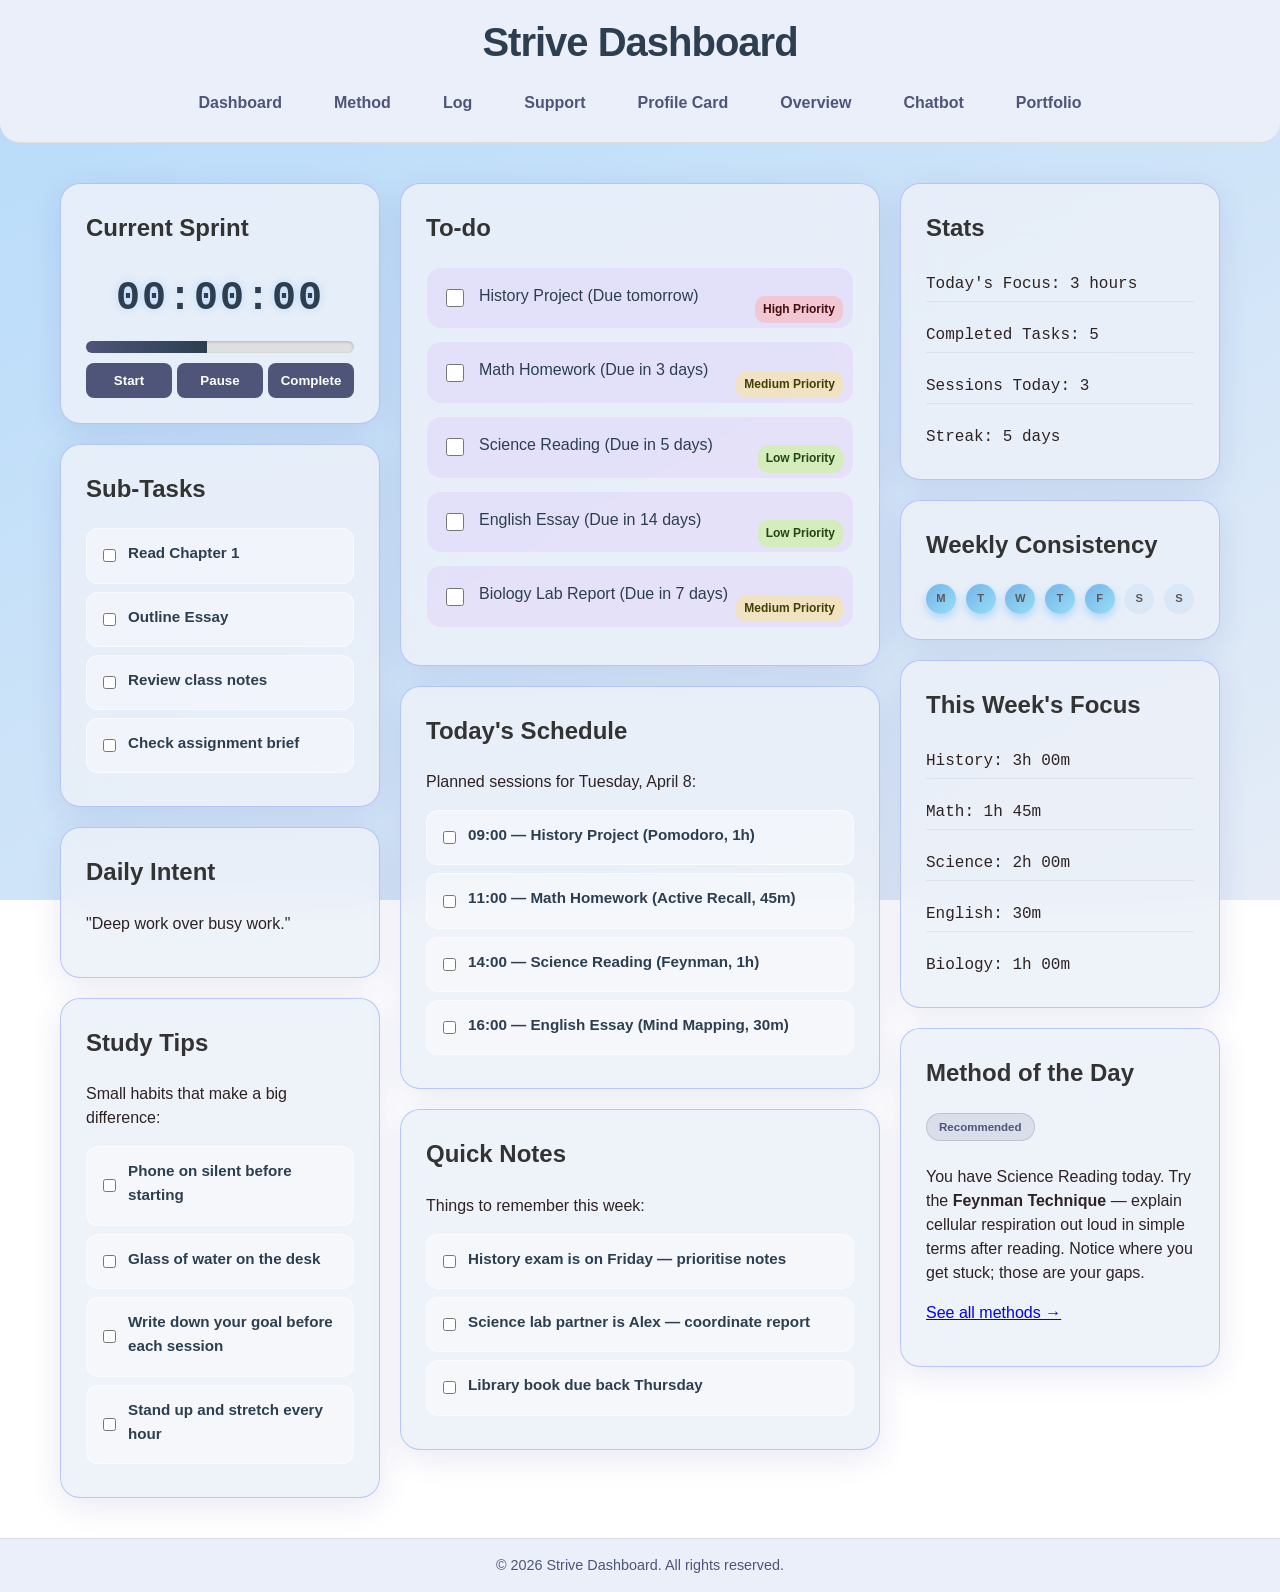
<file: index.html>
<!DOCTYPE HTML>
<html lang="en">
    <head>
        <meta charset="UTF-8">
        <meta name="viewport" content="width=device-width, initial-scale=1.0">
        <title>Strive Dashboard</title>
        <link rel="stylesheet" href="styles.css">
    </head>

    <body>
        <a href="#main-content" class="skip-link">Skip to main content</a>
        <header>
            <h1>Strive Dashboard</h1>
            <nav>
                <ul>
                    <li><a href="index.html">Dashboard</a></li>
                    <li><a href="methods.html">Method</a></li>
                    <li><a href="log.html">Log</a></li>
                    <li><a href="support.html">Support</a></li>
                    <li><a href="card.html">Profile Card</a></li>
                    <li><a href="overview.html">Overview</a></li>
                    <li><a href="chatbot.html">Chatbot</a></li>
                    <li><a href="portfolio.html">Portfolio</a></li>
                </ul>
            </nav>
        </header>

        <main id="main-content" class="dashboard-container">

            <div class="left-col">

                <section class="card timer-card">
                    <h2>Current Sprint</h2>
                    <div class="timer-display">00:00:00</div>
                    <div class="progress-container">
                        <div class="progress-fill" style="width: 45%;"></div>
                    </div>
                    <div class="controls">
                        <button>Start</button>
                        <button>Pause</button>
                        <button>Complete</button>
                    </div>
                </section>

                <section class="card tasks-card">
                    <h2>Sub-Tasks</h2>
                    <div class="sub-task">
                        <input type="checkbox" id="sub1">
                        <label for="sub1">Read Chapter 1</label>
                    </div>
                    <div class="sub-task">
                        <input type="checkbox" id="sub2">
                        <label for="sub2">Outline Essay</label>
                    </div>
                    <div class="sub-task">
                        <input type="checkbox" id="sub3">
                        <label for="sub3">Review class notes</label>
                    </div>
                    <div class="sub-task">
                        <input type="checkbox" id="sub4">
                        <label for="sub4">Check assignment brief</label>
                    </div>
                </section>

                <section class="card goal-card">
                    <h2>Daily Intent</h2>
                    <p>"Deep work over busy work."</p>
                </section>

                <section class="card">
                    <h2>Study Tips</h2>
                    <p>Small habits that make a big difference:</p>
                    <div class="sub-task">
                        <input type="checkbox" id="tip1">
                        <label for="tip1">Phone on silent before starting</label>
                    </div>
                    <div class="sub-task">
                        <input type="checkbox" id="tip2">
                        <label for="tip2">Glass of water on the desk</label>
                    </div>
                    <div class="sub-task">
                        <input type="checkbox" id="tip3">
                        <label for="tip3">Write down your goal before each session</label>
                    </div>
                    <div class="sub-task">
                        <input type="checkbox" id="tip4">
                        <label for="tip4">Stand up and stretch every hour</label>
                    </div>
                </section>

            </div>

            <div class="center-col">

                <section class="card todo-card">
                    <h2>To-do</h2>
                    <div class="task-item">
                        <input type="checkbox" id="task1">
                        <label for="task1">History Project (Due tomorrow)</label>
                        <span class="priority-high">High Priority</span>
                    </div>
                    <div class="task-item">
                        <input type="checkbox" id="task2">
                        <label for="task2">Math Homework (Due in 3 days)</label>
                        <span class="priority-medium">Medium Priority</span>
                    </div>
                    <div class="task-item">
                        <input type="checkbox" id="task3">
                        <label for="task3">Science Reading (Due in 5 days)</label>
                        <span class="priority-low">Low Priority</span>
                    </div>
                    <div class="task-item">
                        <input type="checkbox" id="task4">
                        <label for="task4">English Essay (Due in 14 days)</label>
                        <span class="priority-low">Low Priority</span>
                    </div>
                    <div class="task-item">
                        <input type="checkbox" id="task5">
                        <label for="task5">Biology Lab Report (Due in 7 days)</label>
                        <span class="priority-medium">Medium Priority</span>
                    </div>
                </section>

                <section class="card">
                    <h2>Today's Schedule</h2>
                    <p>Planned sessions for Tuesday, April 8:</p>
                    <div class="sub-task">
                        <input type="checkbox" id="sch1">
                        <label for="sch1">09:00 — History Project (Pomodoro, 1h)</label>
                    </div>
                    <div class="sub-task">
                        <input type="checkbox" id="sch2">
                        <label for="sch2">11:00 — Math Homework (Active Recall, 45m)</label>
                    </div>
                    <div class="sub-task">
                        <input type="checkbox" id="sch3">
                        <label for="sch3">14:00 — Science Reading (Feynman, 1h)</label>
                    </div>
                    <div class="sub-task">
                        <input type="checkbox" id="sch4">
                        <label for="sch4">16:00 — English Essay (Mind Mapping, 30m)</label>
                    </div>
                </section>

                <section class="card">
                    <h2>Quick Notes</h2>
                    <p>Things to remember this week:</p>
                    <div class="sub-task">
                        <input type="checkbox" id="note1">
                        <label for="note1">History exam is on Friday — prioritise notes</label>
                    </div>
                    <div class="sub-task">
                        <input type="checkbox" id="note2">
                        <label for="note2">Science lab partner is Alex — coordinate report</label>
                    </div>
                    <div class="sub-task">
                        <input type="checkbox" id="note3">
                        <label for="note3">Library book due back Thursday</label>
                    </div>
                </section>

            </div>

            <div class="right-col">

                <div class="card stats-card">
                    <h2>Stats</h2>
                    <p>Today's Focus: 3 hours</p>
                    <p>Completed Tasks: 5</p>
                    <p>Sessions Today: 3</p>
                    <p>Streak: 5 days</p>
                </div>

                <div class="card streak-card">
                    <h2>Weekly Consistency</h2>
                    <div class="streak-row">
                        <span class="day active" title="Mon">M</span>
                        <span class="day active" title="Tue">T</span>
                        <span class="day active" title="Wed">W</span>
                        <span class="day active" title="Thu">T</span>
                        <span class="day active" title="Fri">F</span>
                        <span class="day" title="Sat">S</span>
                        <span class="day" title="Sun">S</span>
                    </div>
                </div>

                <section class="card stats-card">
                    <h2>This Week's Focus</h2>
                    <p>History: 3h 00m</p>
                    <p>Math: 1h 45m</p>
                    <p>Science: 2h 00m</p>
                    <p>English: 30m</p>
                    <p>Biology: 1h 00m</p>
                </section>

                <section class="card">
                    <h2>Method of the Day</h2>
                    <span class="method-badge">Recommended</span>
                    <p>You have Science Reading today. Try the <strong>Feynman Technique</strong> — explain cellular respiration out loud in simple terms after reading. Notice where you get stuck; those are your gaps.</p>
                    <p><a href="methods.html">See all methods →</a></p>
                </section>

            </div>

        </main>

        <footer>
            <div class="footer-content">
                <p>&copy; 2026 Strive Dashboard. All rights reserved.</p>
            </div>
        </footer>
    </body>
</html>
</file>
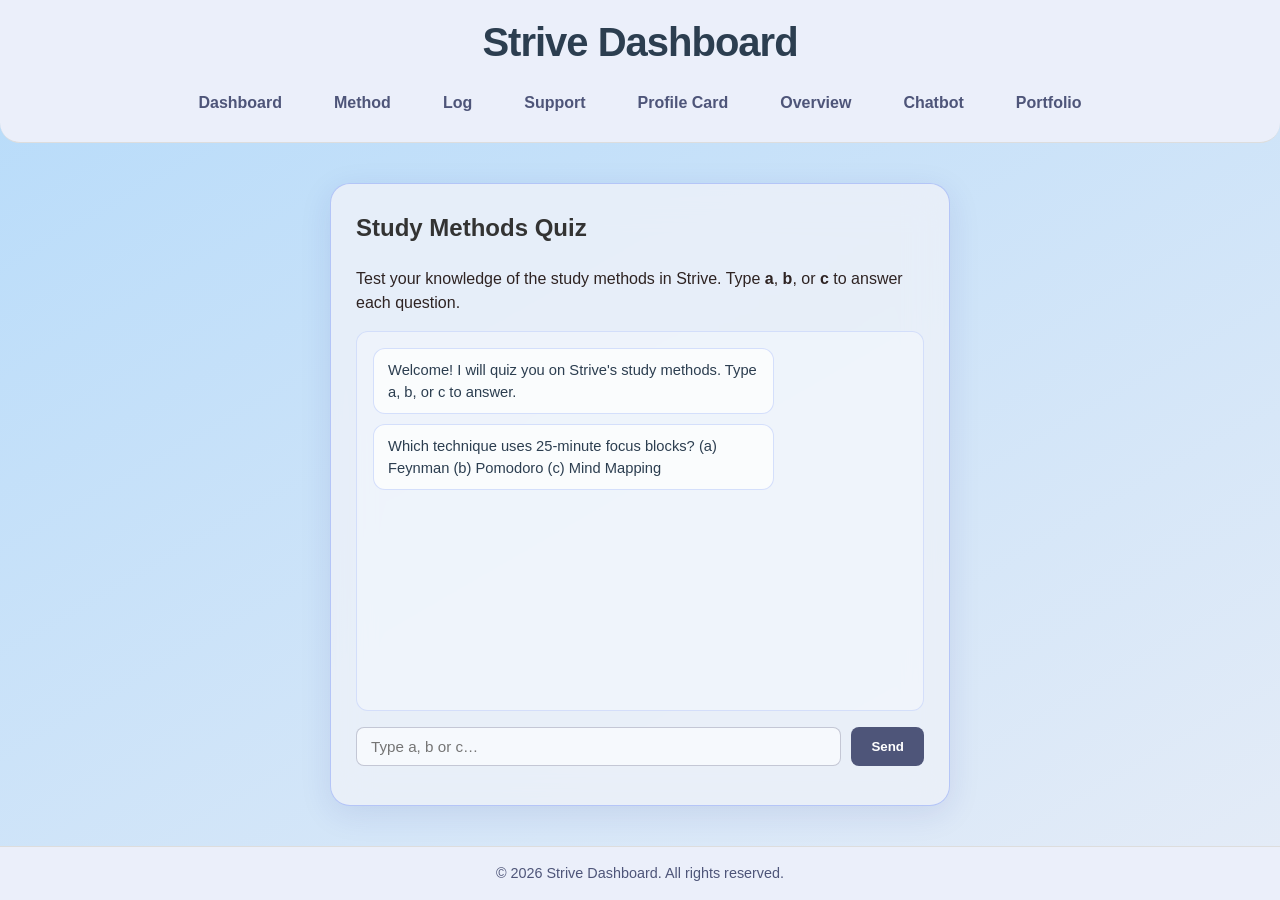
<file: chatbot.html>
<!DOCTYPE html>
<html lang="en">
    <head>
        <meta charset="UTF-8">
        <meta name="viewport" content="width=device-width, initial-scale=1.0">
        <title>Strive - Chatbot</title>
        <link rel="stylesheet" href="styles.css">
        <link rel="stylesheet" href="chatbot.css">
    </head>

    <body>
        <a href="#main-content" class="skip-link">Skip to main content</a>
        <header>
            <h1>Strive Dashboard</h1>
            <nav>
                <ul>
                    <li><a href="index.html">Dashboard</a></li>
                    <li><a href="methods.html">Method</a></li>
                    <li><a href="log.html">Log</a></li>
                    <li><a href="support.html">Support</a></li>
                    <li><a href="card.html">Profile Card</a></li>
                    <li><a href="overview.html">Overview</a></li>
                    <li><a href="chatbot.html">Chatbot</a></li>
                    <li><a href="portfolio.html">Portfolio</a></li>
                </ul>
            </nav>
        </header>

        <main id="main-content" class="chat-page">
            <section class="card chat-card">
                <h2>Study Methods Quiz</h2>
                <p>Test your knowledge of the study methods in Strive. Type <strong>a</strong>, <strong>b</strong>, or <strong>c</strong> to answer each question.</p>

                <div id="chat-window" class="chat-window"></div>

                <form id="chat-form" class="chat-form">
                    <label for="chat-input" style="display:none">Your answer</label>
                    <input type="text" id="chat-input" placeholder="Type a, b or c…" autocomplete="off">
                    <button type="submit">Send</button>
                </form>
            </section>
        </main>

        <footer>
            <div class="footer-content">
                <p>&copy; 2026 Strive Dashboard. All rights reserved.</p>
            </div>
        </footer>

        <script src="chatbot.js"></script>
    </body>
</html>
</file>
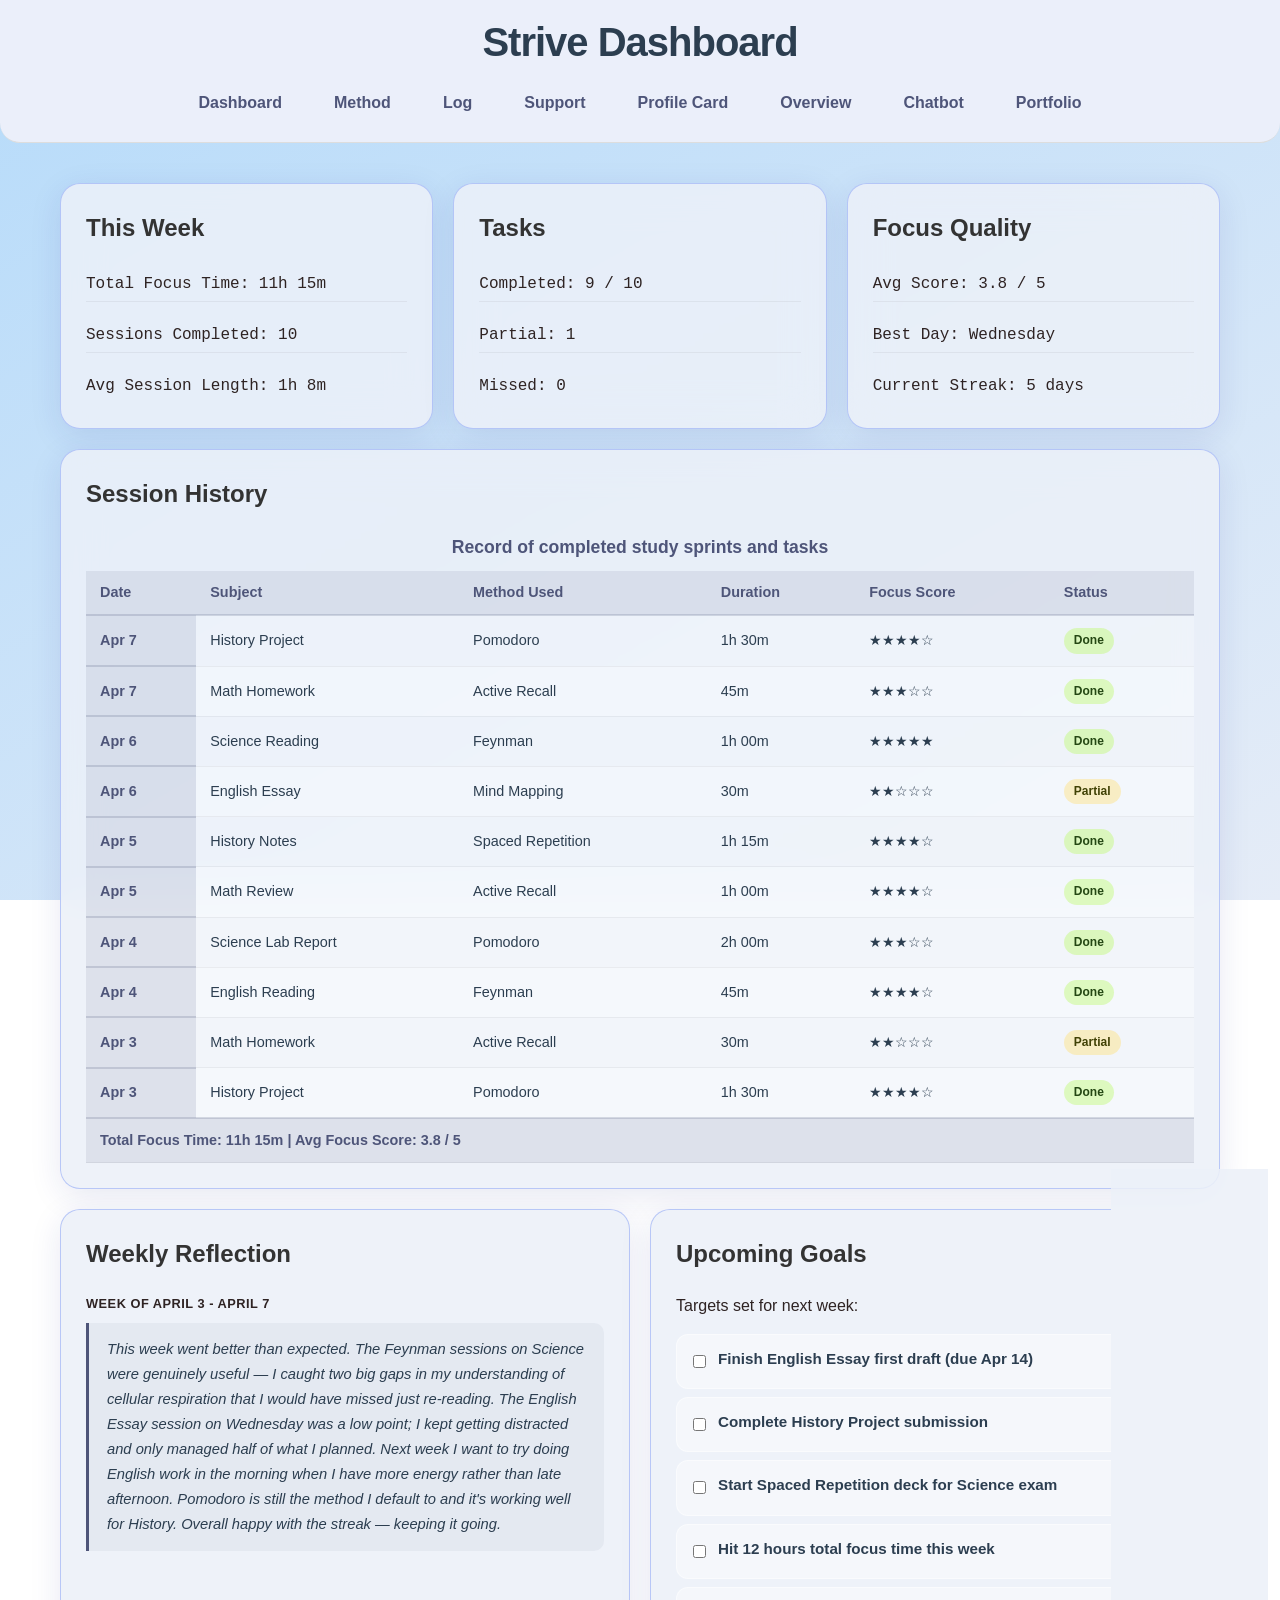
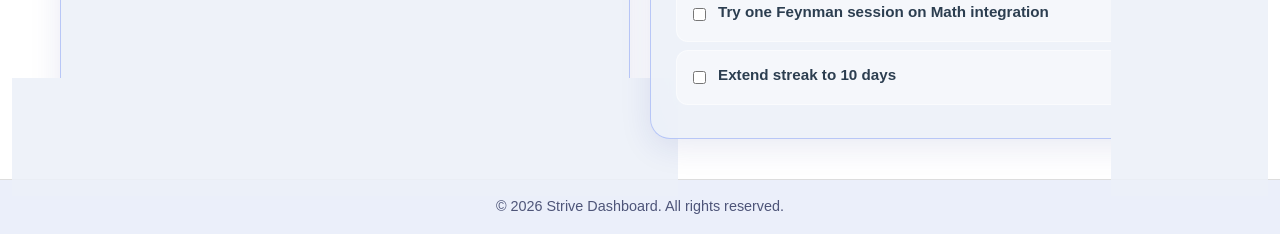
<file: log.html>
<!DOCTYPE html>
<html lang="en">
    <head>
        <meta charset="UTF-8">
        <meta name="viewport" content="width=device-width, initial-scale=1.0">
        <title>Strive Dashboard - Log</title>
        <link rel="stylesheet" href="styles.css">
    </head>

    <body>
        <a href="#main-content" class="skip-link">Skip to main content</a>
        <header>
            <h1>Strive Dashboard</h1>
            <nav>
                <ul>
                    <li><a href="index.html">Dashboard</a></li>
                    <li><a href="methods.html">Method</a></li>
                    <li><a href="log.html">Log</a></li>
                    <li><a href="support.html">Support</a></li>
                    <li><a href="card.html">Profile Card</a></li>
                    <li><a href="overview.html">Overview</a></li>
                    <li><a href="chatbot.html">Chatbot</a></li>
                    <li><a href="portfolio.html">Portfolio</a></li>
                </ul>
            </nav>
        </header>

        <main id="main-content" class="dashboard-container">

            <div class="log-stats-row">
                <div class="card stats-card">
                    <h2>This Week</h2>
                    <p>Total Focus Time: 11h 15m</p>
                    <p>Sessions Completed: 10</p>
                    <p>Avg Session Length: 1h 8m</p>
                </div>
                <div class="card stats-card">
                    <h2>Tasks</h2>
                    <p>Completed: 9 / 10</p>
                    <p>Partial: 1</p>
                    <p>Missed: 0</p>
                </div>
                <div class="card stats-card">
                    <h2>Focus Quality</h2>
                    <p>Avg Score: 3.8 / 5</p>
                    <p>Best Day: Wednesday</p>
                    <p>Current Streak: 5 days</p>
                </div>
            </div>

            <div class="log-table-wrap span-full card">
                <h2>Session History</h2>
                <table class="log-table">
                    <caption>Record of completed study sprints and tasks</caption>
                    <thead>
                        <tr>
                            <th scope="col">Date</th>
                            <th scope="col">Subject</th>
                            <th scope="col">Method Used</th>
                            <th scope="col">Duration</th>
                            <th scope="col">Focus Score</th>
                            <th scope="col">Status</th>
                        </tr>
                    </thead>
                    <tbody>
                        <tr>
                            <th scope="row">Apr 7</th>
                            <td>History Project</td>
                            <td>Pomodoro</td>
                            <td>1h 30m</td>
                            <td>★★★★☆</td>
                            <td><span class="status-done">Done</span></td>
                        </tr>
                        <tr>
                            <th scope="row">Apr 7</th>
                            <td>Math Homework</td>
                            <td>Active Recall</td>
                            <td>45m</td>
                            <td>★★★☆☆</td>
                            <td><span class="status-done">Done</span></td>
                        </tr>
                        <tr>
                            <th scope="row">Apr 6</th>
                            <td>Science Reading</td>
                            <td>Feynman</td>
                            <td>1h 00m</td>
                            <td>★★★★★</td>
                            <td><span class="status-done">Done</span></td>
                        </tr>
                        <tr>
                            <th scope="row">Apr 6</th>
                            <td>English Essay</td>
                            <td>Mind Mapping</td>
                            <td>30m</td>
                            <td>★★☆☆☆</td>
                            <td><span class="status-partial">Partial</span></td>
                        </tr>
                        <tr>
                            <th scope="row">Apr 5</th>
                            <td>History Notes</td>
                            <td>Spaced Repetition</td>
                            <td>1h 15m</td>
                            <td>★★★★☆</td>
                            <td><span class="status-done">Done</span></td>
                        </tr>
                        <tr>
                            <th scope="row">Apr 5</th>
                            <td>Math Review</td>
                            <td>Active Recall</td>
                            <td>1h 00m</td>
                            <td>★★★★☆</td>
                            <td><span class="status-done">Done</span></td>
                        </tr>
                        <tr>
                            <th scope="row">Apr 4</th>
                            <td>Science Lab Report</td>
                            <td>Pomodoro</td>
                            <td>2h 00m</td>
                            <td>★★★☆☆</td>
                            <td><span class="status-done">Done</span></td>
                        </tr>
                        <tr>
                            <th scope="row">Apr 4</th>
                            <td>English Reading</td>
                            <td>Feynman</td>
                            <td>45m</td>
                            <td>★★★★☆</td>
                            <td><span class="status-done">Done</span></td>
                        </tr>
                        <tr>
                            <th scope="row">Apr 3</th>
                            <td>Math Homework</td>
                            <td>Active Recall</td>
                            <td>30m</td>
                            <td>★★☆☆☆</td>
                            <td><span class="status-partial">Partial</span></td>
                        </tr>
                        <tr>
                            <th scope="row">Apr 3</th>
                            <td>History Project</td>
                            <td>Pomodoro</td>
                            <td>1h 30m</td>
                            <td>★★★★☆</td>
                            <td><span class="status-done">Done</span></td>
                        </tr>
                    </tbody>
                    <tfoot>
                        <tr>
                            <td colspan="6">Total Focus Time: 11h 15m | Avg Focus Score: 3.8 / 5</td>
                        </tr>
                    </tfoot>
                </table>
            </div>

            <div class="log-bottom-row span-full">

                <div class="card">
                    <h2>Weekly Reflection</h2>
                    <p class="reflection-date">Week of April 3 - April 7</p>
                    <blockquote class="reflection-text">
                        This week went better than expected. The Feynman sessions on Science were genuinely useful — I caught two big gaps in my understanding of cellular respiration that I would have missed just re-reading. The English Essay session on Wednesday was a low point; I kept getting distracted and only managed half of what I planned. Next week I want to try doing English work in the morning when I have more energy rather than late afternoon. Pomodoro is still the method I default to and it's working well for History. Overall happy with the streak — keeping it going.
                    </blockquote>
                </div>

                <div class="card">
                    <h2>Upcoming Goals</h2>
                    <p>Targets set for next week:</p>
                    <div class="sub-task">
                        <input type="checkbox" id="goal1">
                        <label for="goal1">Finish English Essay first draft (due Apr 14)</label>
                    </div>
                    <div class="sub-task">
                        <input type="checkbox" id="goal2">
                        <label for="goal2">Complete History Project submission</label>
                    </div>
                    <div class="sub-task">
                        <input type="checkbox" id="goal3">
                        <label for="goal3">Start Spaced Repetition deck for Science exam</label>
                    </div>
                    <div class="sub-task">
                        <input type="checkbox" id="goal4">
                        <label for="goal4">Hit 12 hours total focus time this week</label>
                    </div>
                    <div class="sub-task">
                        <input type="checkbox" id="goal5">
                        <label for="goal5">Try one Feynman session on Math integration</label>
                    </div>
                    <div class="sub-task">
                        <input type="checkbox" id="goal6">
                        <label for="goal6">Extend streak to 10 days</label>
                    </div>
                </div>

            </div>

        </main>

        <footer>
            <div class="footer-content">
                <p>&copy; 2026 Strive Dashboard. All rights reserved.</p>
            </div>
        </footer>
    </body>
</html>
</file>
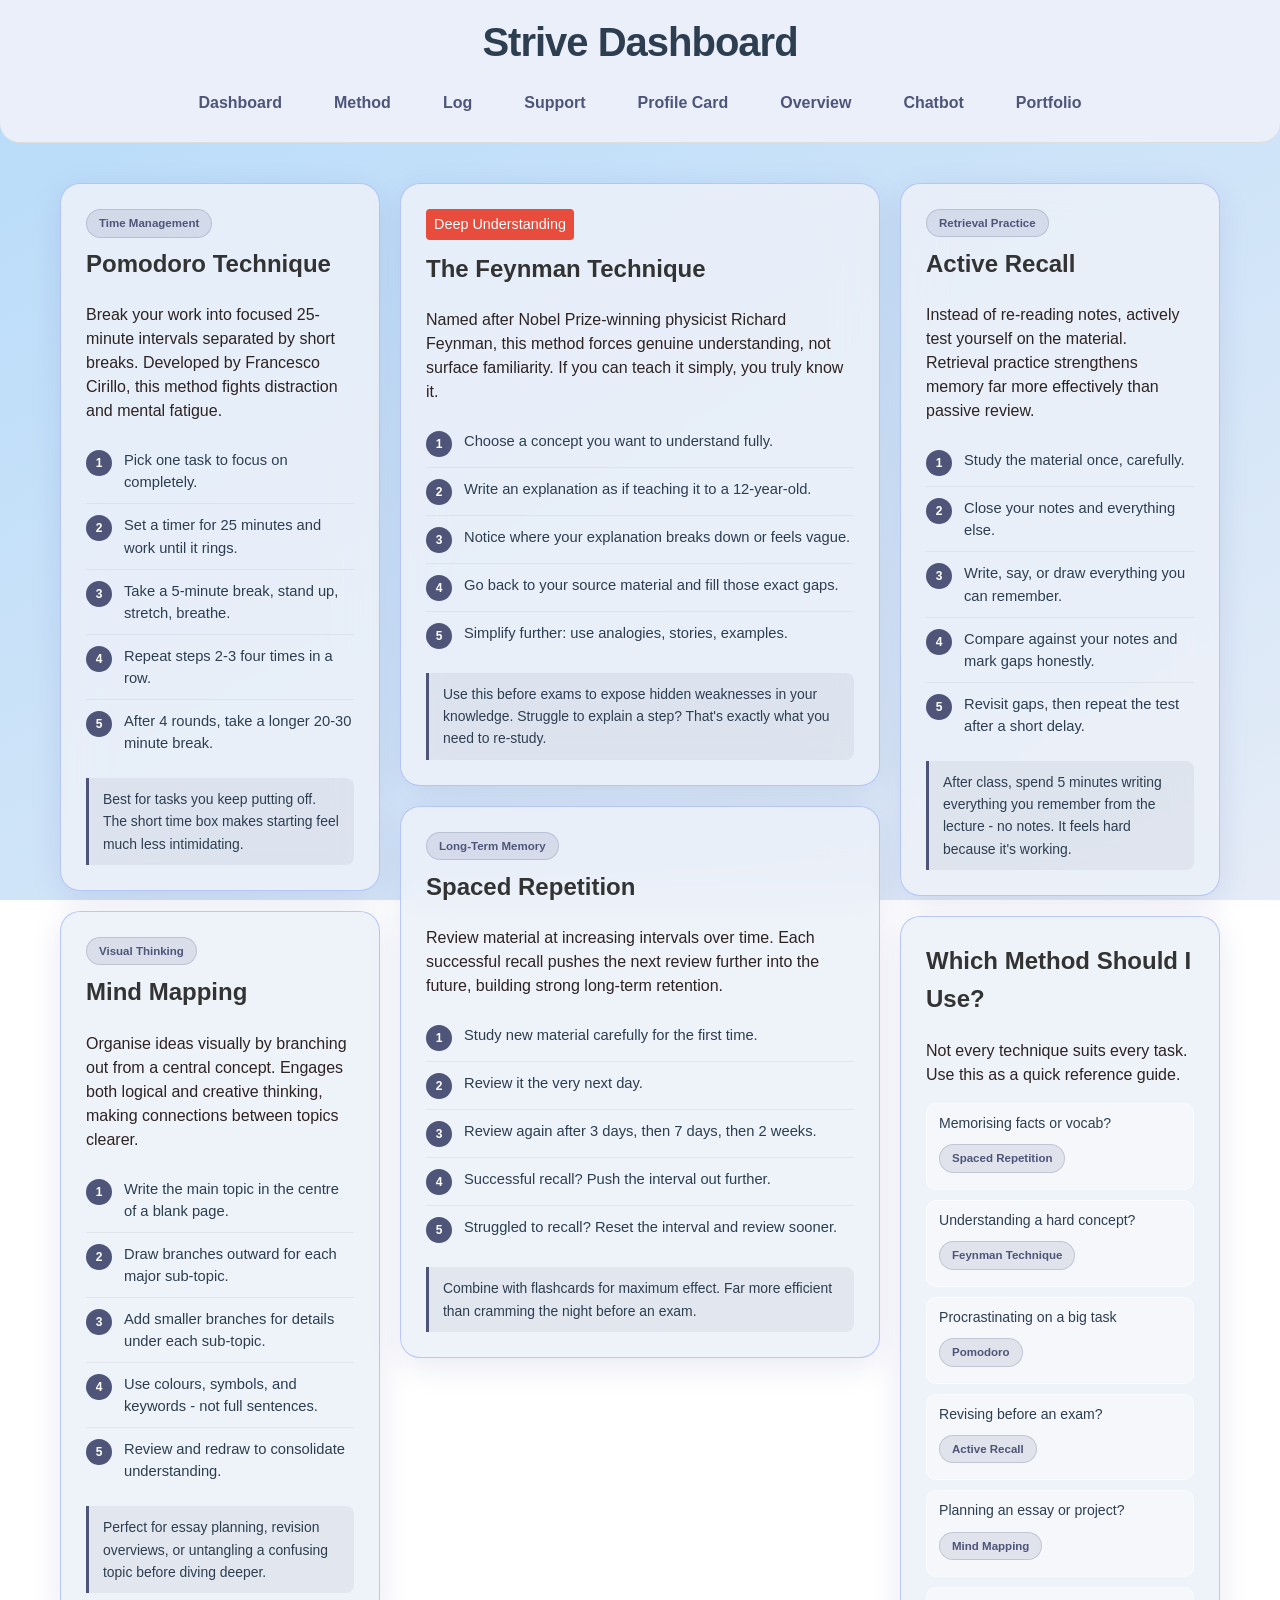
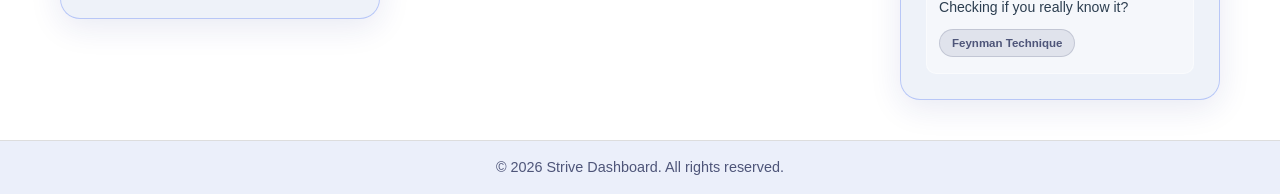
<file: methods.html>
<!DOCTYPE html>
<html lang="en">
    <head>
        <meta charset="UTF-8">
        <meta name="viewport" content="width=device-width, initial-scale=1.0">
        <title>Strive - Methods</title>
        <link rel="stylesheet" href="styles.css">
        <style>
            .special-notice {
                display: inline-block;
                background: #e74c3c;
                color: white;
                padding: 4px 8px;
                border-radius: 4px;
                font-size: 0.9rem;
                margin-bottom: 10px;
            }
        </style>
    </head>

    <body>
        <a href="#main-content" class="skip-link">Skip to main content</a>
        <header>
            <h1>Strive Dashboard</h1>
            <nav>
                <ul>
                    <li><a href="index.html">Dashboard</a></li>
                    <li><a href="methods.html">Method</a></li>
                    <li><a href="log.html">Log</a></li>
                    <li><a href="support.html">Support</a></li>
                    <li><a href="card.html">Profile Card</a></li>
                    <li><a href="overview.html">Overview</a></li>
                    <li><a href="chatbot.html">Chatbot</a></li>
                    <li><a href="portfolio.html">Portfolio</a></li>
                </ul>
            </nav>
        </header>

        <main id="main-content" class="dashboard-container">
            <div class="left-col">

                <section class="card">
                    <span class="method-badge"> Time Management</span>
                    <h2>Pomodoro Technique</h2>
                    <p>Break your work into focused 25-minute intervals separated by short breaks. Developed by Francesco Cirillo, this method fights distraction and mental fatigue.</p>
                    <ol class="step-list">
                        <li>Pick one task to focus on completely.</li>
                        <li>Set a timer for 25 minutes and work until it rings.</li>
                        <li>Take a 5-minute break, stand up, stretch, breathe.</li>
                        <li>Repeat steps 2-3 four times in a row.</li>
                        <li>After 4 rounds, take a longer 20-30 minute break.</li>
                    </ol>
                    <div class="method-tip">
                         Best for tasks you keep putting off. The short time box makes starting feel much less intimidating.
                    </div>
                </section>

                <section class="card">
                    <span class="method-badge">Visual Thinking</span>
                    <h2>Mind Mapping</h2>
                    <p>Organise ideas visually by branching out from a central concept. Engages both logical and creative thinking, making connections between topics clearer.</p>
                    <ol class="step-list">
                        <li>Write the main topic in the centre of a blank page.</li>
                        <li>Draw branches outward for each major sub-topic.</li>
                        <li>Add smaller branches for details under each sub-topic.</li>
                        <li>Use colours, symbols, and keywords - not full sentences.</li>
                        <li>Review and redraw to consolidate understanding.</li>
                    </ol>
                    <div class="method-tip">
                         Perfect for essay planning, revision overviews, or untangling a confusing topic before diving deeper.
                    </div>
                </section>

            </div>

            <div class="center-col">

                <section class="card">
                    <span class="special-notice"> Deep Understanding</span>
                    <h2>The Feynman Technique</h2>
                    <p>Named after Nobel Prize-winning physicist Richard Feynman, this method forces genuine understanding, not surface familiarity. If you can teach it simply, you truly know it.</p>
                    <ol class="step-list">
                        <li>Choose a concept you want to understand fully.</li>
                        <li>Write an explanation as if teaching it to a 12-year-old.</li>
                        <li>Notice where your explanation breaks down or feels vague.</li>
                        <li>Go back to your source material and fill those exact gaps.</li>
                        <li>Simplify further: use analogies, stories, examples.</li>
                    </ol>
                    <div class="method-tip">
                         Use this before exams to expose hidden weaknesses in your knowledge. Struggle to explain a step? That's exactly what you need to re-study.
                    </div>
                </section>

                <section class="card">
                    <span class="method-badge">Long-Term Memory</span>
                    <h2>Spaced Repetition</h2>
                    <p>Review material at increasing intervals over time. Each successful recall pushes the next review further into the future, building strong long-term retention.</p>
                    <ol class="step-list">
                        <li>Study new material carefully for the first time.</li>
                        <li>Review it the very next day.</li>
                        <li>Review again after 3 days, then 7 days, then 2 weeks.</li>
                        <li>Successful recall? Push the interval out further.</li>
                        <li>Struggled to recall? Reset the interval and review sooner.</li>
                    </ol>
                    <div class="method-tip">
                         Combine with flashcards for maximum effect. Far more efficient than cramming the night before an exam.
                    </div>
                </section>

            </div>

            <div class="right-col">

                <section class="card">
                    <span class="method-badge">Retrieval Practice</span>
                    <h2>Active Recall</h2>
                    <p>Instead of re-reading notes, actively test yourself on the material. Retrieval practice strengthens memory far more effectively than passive review.</p>
                    <ol class="step-list">
                        <li>Study the material once, carefully.</li>
                        <li>Close your notes and everything else.</li>
                        <li>Write, say, or draw everything you can remember.</li>
                        <li>Compare against your notes and mark gaps honestly.</li>
                        <li>Revisit gaps, then repeat the test after a short delay.</li>
                    </ol>
                    <div class="method-tip">
                         After class, spend 5 minutes writing everything you remember from the lecture - no notes. It feels hard because it's working.
                    </div>
                </section>

                <section class="card">
                    <h2>Which Method Should I Use?</h2>
                    <p>Not every technique suits every task. Use this as a quick reference guide.</p>
                    <div class="method-match-list">
                        <div class="method-match-item">
                            <span class="method-match-task">Memorising facts or vocab?</span>
                            <span class="method-badge">Spaced Repetition</span>
                        </div>
                        <div class="method-match-item">
                            <span class="method-match-task">Understanding a hard concept?</span>
                            <span class="method-badge">Feynman Technique</span>
                        </div>
                        <div class="method-match-item">
                            <span class="method-match-task">Procrastinating on a big task</span>
                            <span class="method-badge">Pomodoro</span>
                        </div>
                        <div class="method-match-item">
                            <span class="method-match-task">Revising before an exam?</span>
                            <span class="method-badge">Active Recall</span>
                        </div>
                        <div class="method-match-item">
                            <span class="method-match-task">Planning an essay or project?</span>
                            <span class="method-badge">Mind Mapping</span>
                        </div>
                        <div class="method-match-item">
                            <span class="method-match-task">Checking if you really know it?</span>
                            <span class="method-badge">Feynman Technique</span>
                        </div>
                    </div>
                </section>

            </div>

        </main>

        <footer>
            <div class="footer-content">
                <p>&copy; 2026 Strive Dashboard. All rights reserved.</p>
            </div>
        </footer>
    </body>
</html>
</file>
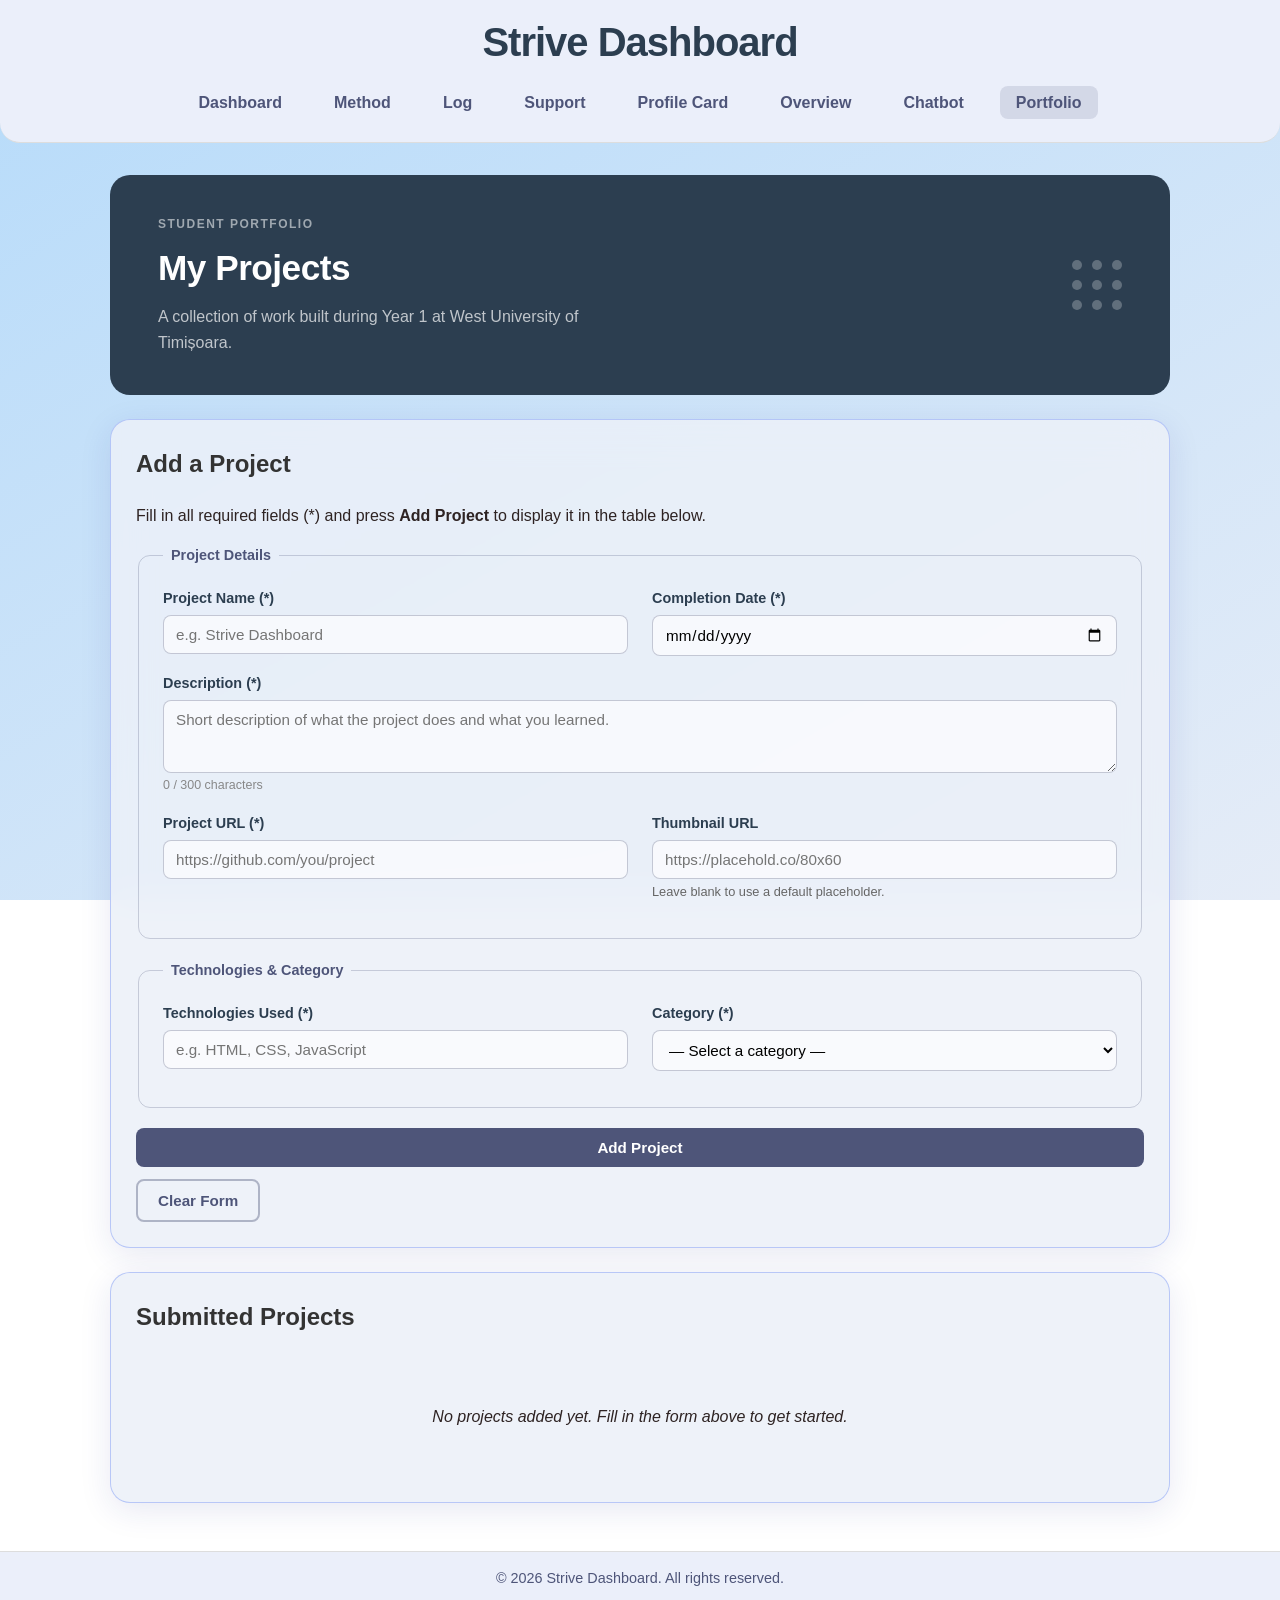
<file: portfolio.html>
<!DOCTYPE html>
<html lang="en">
<head>
    <meta charset="UTF-8">
    <meta name="viewport" content="width=device-width, initial-scale=1.0">
    <title>Strive - Portfolio</title>
    <link rel="stylesheet" href="styles.css">
    <link rel="stylesheet" href="portfolio.css">
</head>
<body>
    <a href="#main-content" class="skip-link">Skip to main content</a>

    <header>
        <h1>Strive Dashboard</h1>
        <nav aria-label="Main navigation">
            <ul>
                <li><a href="index.html">Dashboard</a></li>
                <li><a href="methods.html">Method</a></li>
                <li><a href="log.html">Log</a></li>
                <li><a href="support.html">Support</a></li>
                <li><a href="card.html">Profile Card</a></li>
                <li><a href="overview.html">Overview</a></li>
                <li><a href="chatbot.html">Chatbot</a></li>
                <li><a href="portfolio.html" aria-current="page">Portfolio</a></li>
            </ul>
        </nav>
    </header>

    <main id="main-content" class="portfolio-page">

        <section class="portfolio-hero" aria-label="Portfolio introduction">
            <div class="hero-text">
                <p class="hero-label">Student Portfolio</p>
                <h2>My Projects</h2>
                <p class="hero-sub">A collection of work built during Year 1 at West University of Timișoara.</p>
            </div>
            <div class="hero-dots" aria-hidden="true">
                <span></span><span></span><span></span>
                <span></span><span></span><span></span>
                <span></span><span></span><span></span>
            </div>
        </section>

        <section class="card form-section" aria-labelledby="form-heading">
            <h2 id="form-heading">Add a Project</h2>
            <p id="form-desc">Fill in all required fields (*) and press <strong>Add Project</strong> to display it in the table below.</p>

            <form id="project-form" novalidate aria-describedby="form-desc">

                <fieldset>
                    <legend>Project Details</legend>

                    <div class="form-row">
                        <div class="form-group">
                            <label for="proj-name">Project Name (*)</label>
                            <input
                                type="text"
                                id="proj-name"
                                name="proj-name"
                                required
                                placeholder="e.g. Strive Dashboard"
                                aria-describedby="err-name"
                                autocomplete="off">
                            <span class="field-error" id="err-name" role="alert" aria-live="polite"></span>
                        </div>

                        <div class="form-group">
                            <label for="proj-date">Completion Date (*)</label>
                            <input
                                type="date"
                                id="proj-date"
                                name="proj-date"
                                required
                                aria-describedby="err-date">
                            <span class="field-error" id="err-date" role="alert" aria-live="polite"></span>
                        </div>
                    </div>

                    <div class="form-group">
                        <label for="proj-desc">Description (*)</label>
                        <textarea
                            id="proj-desc"
                            name="proj-desc"
                            rows="3"
                            required
                            maxlength="300"
                            placeholder="Short description of what the project does and what you learned."
                            aria-describedby="err-desc desc-count"></textarea>
                        <span class="char-count" id="desc-count" aria-live="polite">0 / 300 characters</span>
                        <span class="field-error" id="err-desc" role="alert" aria-live="polite"></span>
                    </div>

                    <div class="form-row">
                        <div class="form-group">
                            <label for="proj-url">Project URL (*)</label>
                            <input
                                type="url"
                                id="proj-url"
                                name="proj-url"
                                required
                                placeholder="https://github.com/you/project"
                                aria-describedby="err-url">
                            <span class="field-error" id="err-url" role="alert" aria-live="polite"></span>
                        </div>

                        <div class="form-group">
                            <label for="proj-img">Thumbnail URL</label>
                            <input
                                type="url"
                                id="proj-img"
                                name="proj-img"
                                placeholder="https://placehold.co/80x60"
                                aria-describedby="err-img hint-img">
                            <span class="field-hint" id="hint-img">Leave blank to use a default placeholder.</span>
                            <span class="field-error" id="err-img" role="alert" aria-live="polite"></span>
                        </div>
                    </div>

                </fieldset>

                <fieldset>
                    <legend>Technologies &amp; Category</legend>

                    <div class="form-row">
                        <div class="form-group">
                            <label for="proj-tech">Technologies Used (*)</label>
                            <input
                                type="text"
                                id="proj-tech"
                                name="proj-tech"
                                required
                                placeholder="e.g. HTML, CSS, JavaScript"
                                aria-describedby="err-tech">
                            <span class="field-error" id="err-tech" role="alert" aria-live="polite"></span>
                        </div>

                        <div class="form-group">
                            <label for="proj-category">Category (*)</label>
                            <select id="proj-category" name="proj-category" required aria-describedby="err-category">
                                <option value="">— Select a category —</option>
                                <option value="Web Development">Web Development</option>
                                <option value="Data Science">Data Science</option>
                                <option value="Mobile App">Mobile App</option>
                                <option value="Algorithm / Theory">Algorithm / Theory</option>
                                <option value="Design / UI">Design / UI</option>
                                <option value="Other">Other</option>
                            </select>
                            <span class="field-error" id="err-category" role="alert" aria-live="polite"></span>
                        </div>
                    </div>

                </fieldset>

                <div class="form-actions">
                    <button type="submit" class="submit-btn">Add Project</button>
                    <button type="reset" class="reset-btn">Clear Form</button>
                </div>

            </form>
        </section>

        <section class="card table-section" aria-labelledby="table-heading">
            <h2 id="table-heading">Submitted Projects</h2>

            <div id="empty-state" class="empty-state" aria-live="polite">
                <p>No projects added yet. Fill in the form above to get started.</p>
            </div>

            <div class="table-wrapper" id="table-wrapper" hidden>
                <table class="projects-table" id="projects-table">
                    <caption>List of projects submitted through the form</caption>
                    <thead>
                        <tr>
                            <th scope="col">Thumbnail</th>
                            <th scope="col">Name</th>
                            <th scope="col">Description</th>
                            <th scope="col">Technologies</th>
                            <th scope="col">Category</th>
                            <th scope="col">Date</th>
                            <th scope="col">Link</th>
                        </tr>
                    </thead>
                    <tbody id="projects-tbody">
                    </tbody>
                </table>
            </div>
        </section>

    </main>

    <footer>
        <div class="footer-content">
            <p>&copy; 2026 Strive Dashboard. All rights reserved.</p>
        </div>
    </footer>

    <script src="portfolio.js"></script>
</body>
</html>
</file>
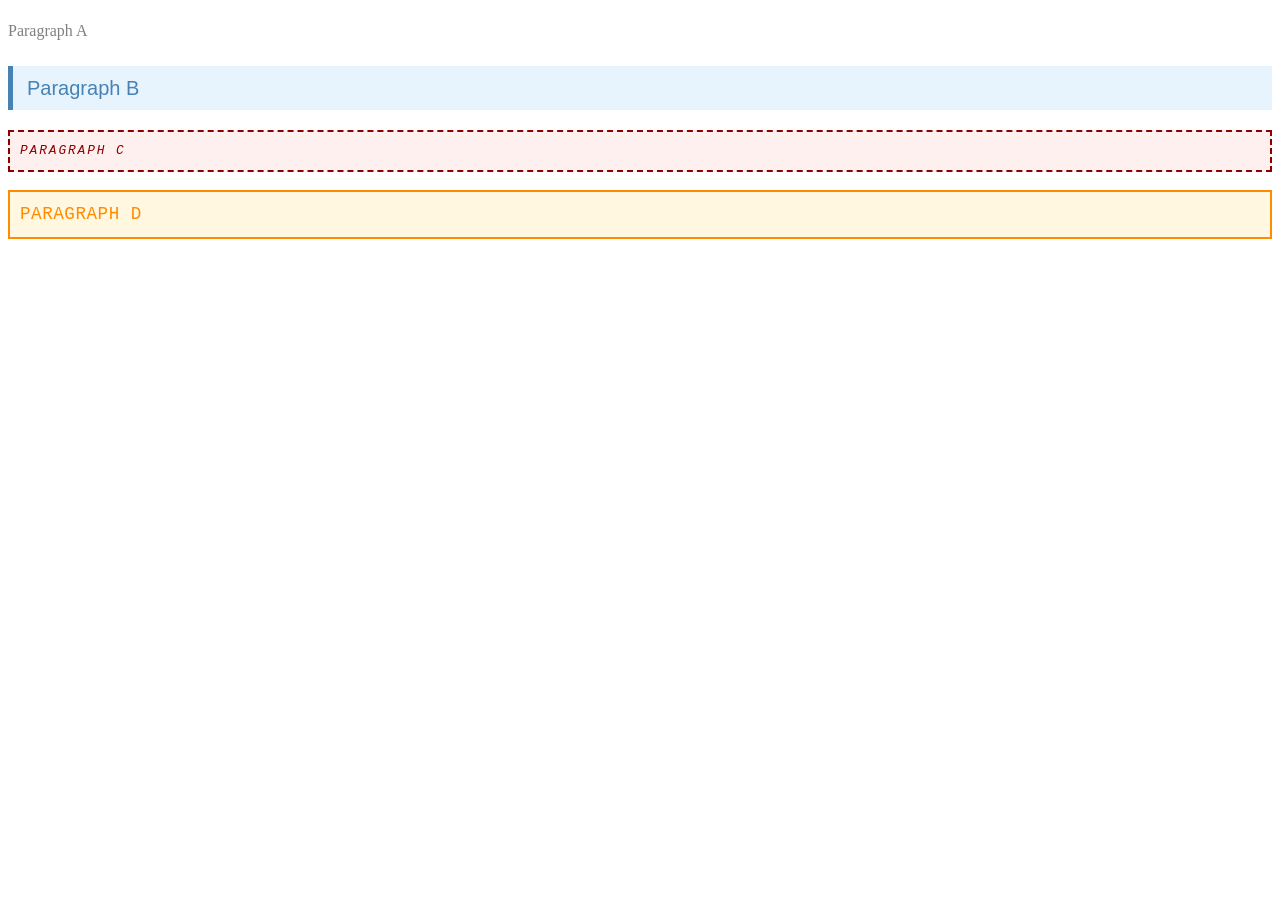
<file: specificity.html>
<!DOCTYPE html>
<html lang="en">
<head>
    <meta charset="UTF-8">
    <title>Specificity Game</title>
    <style>
        p {
            color: gray;
            font-size: 1rem;
            font-family: Georgia, serif;
            line-height: 1.4;
            padding: 4px 0;
        }

        .info {
            color: steelblue;
            font-size: 1.25rem;
            background-color: #e8f4fd;
            padding: 8px 14px;
            border-left: 5px solid steelblue;
            font-family: Arial, sans-serif;
        }

        #warning {
            color: darkred;
            font-size: 0.8rem;
            font-style: italic;
            text-transform: uppercase;
            letter-spacing: 0.15em;
            border: 2px dashed darkred;
            padding: 10px;
            background-color: #fff0f0;
            font-family: 'Courier New', monospace;
        }

        #warning.info {
            color: darkorange;
            background-color: #fff7e0;
            border: 2px solid darkorange;
            font-size: 1.1rem;
            font-style: normal;
            letter-spacing: 0.03em;
        }
    </style>
</head>
<body>

    <p>Paragraph A</p>

    <p class="info">Paragraph B</p>

    <p id="warning">Paragraph C</p>

    <p class="info" id="warning">Paragraph D</p>

</body>
</html>
</file>
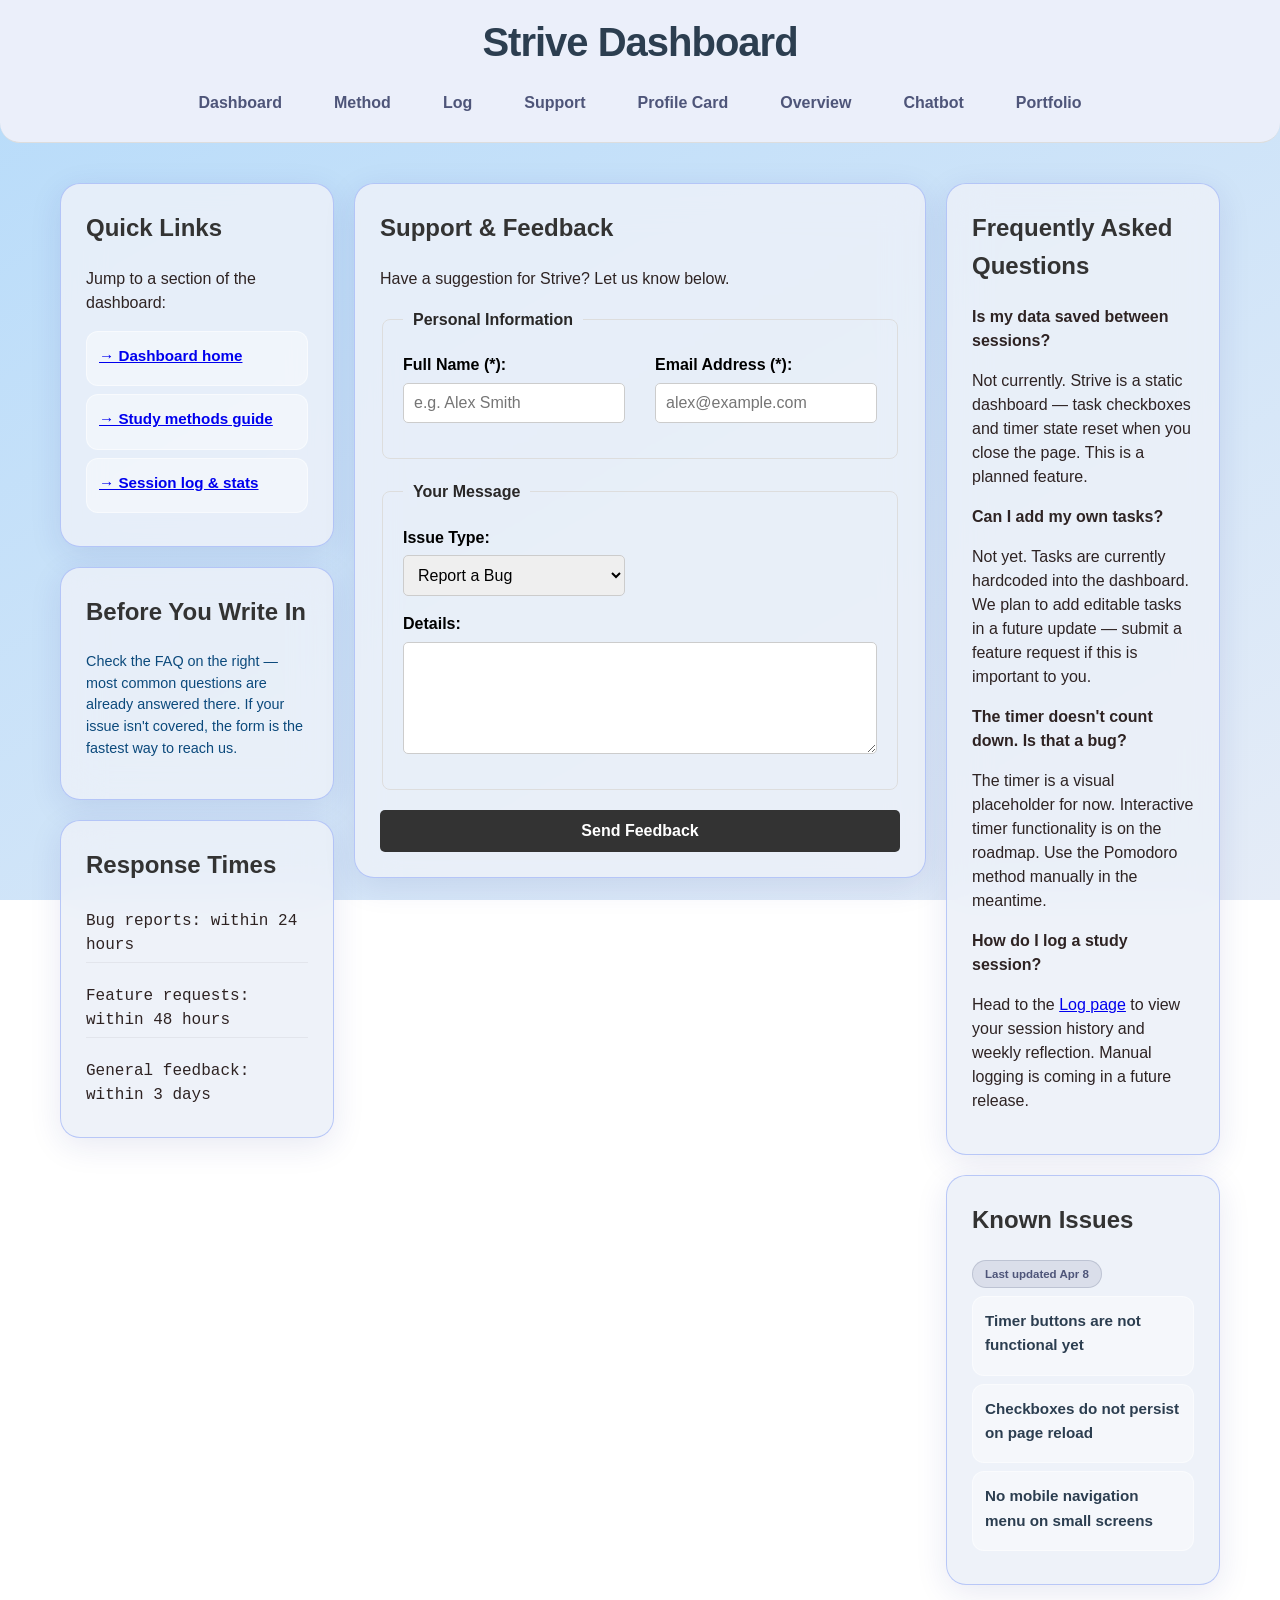
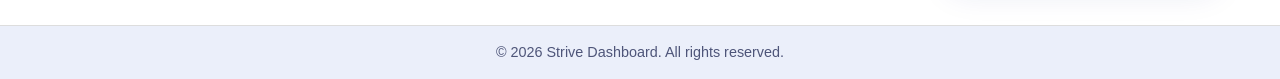
<file: support.html>
<!DOCTYPE html>
<html lang="en">
    <head>
        <meta charset="UTF-8">
        <meta name="viewport" content="width=device-width, initial-scale=1.0">
        <title>Strive - Support</title>
        <link rel="stylesheet" href="styles.css">
    </head>

    <body>
        <a href="#main-content" class="skip-link">Skip to main content</a>
        <header>
            <h1>Strive Dashboard</h1>
            <nav>
                <ul>
                    <li><a href="index.html">Dashboard</a></li>
                    <li><a href="methods.html">Method</a></li>
                    <li><a href="log.html">Log</a></li>
                    <li><a href="support.html">Support</a></li>
                    <li><a href="card.html">Profile Card</a></li>
                    <li><a href="overview.html">Overview</a></li>
                    <li><a href="chatbot.html">Chatbot</a></li>
                    <li><a href="portfolio.html">Portfolio</a></li>
                </ul>
            </nav>
        </header>

        <main id="main-content" class="dashboard-container">

            <div class="left-col">

                <section class="card">
                    <h2>Quick Links</h2>
                    <p>Jump to a section of the dashboard:</p>
                    <div class="sub-task">
                        <label><a href="index.html">→ Dashboard home</a></label>
                    </div>
                    <div class="sub-task">
                        <label><a href="methods.html">→ Study methods guide</a></label>
                    </div>
                    <div class="sub-task">
                        <label><a href="log.html">→ Session log &amp; stats</a></label>
                    </div>
                </section>

                <section class="card">
                    <h2>Before You Write In</h2>
                    <p style="font-size: 0.9rem; color: #0c4a7c;">Check the FAQ on the right — most common questions are already answered there. If your issue isn't covered, the form is the fastest way to reach us.</p>
                </section>

                <section class="card stats-card">
                    <h2>Response Times</h2>
                    <p>Bug reports: within 24 hours</p>
                    <p>Feature requests: within 48 hours</p>
                    <p>General feedback: within 3 days</p>
                </section>

            </div>

            <div class="center-col">

                <section class="card form-container">
                    <h2>Support &amp; Feedback</h2>
                    <p id="message-help">Have a suggestion for Strive? Let us know below.</p>

                    <form action="#" method="post">
                        <fieldset>
                            <legend>Personal Information</legend>

                            <div class="form-group">
                                <label for="full-name">Full Name (*):</label>
                                <input type="text" id="full-name" name="name" required placeholder="e.g. Alex Smith">
                            </div>

                            <div class="form-group">
                                <label for="email">Email Address (*):</label>
                                <input type="email" id="email" name="email" required placeholder="alex@example.com">
                            </div>
                        </fieldset>

                        <fieldset>
                            <legend>Your Message</legend>

                            <div class="form-group">
                                <label for="subject">Issue Type:</label>
                                <select id="subject" name="subject">
                                    <option value="bug">Report a Bug</option>
                                    <option value="feature">Feature Request</option>
                                    <option value="other">General Feedback</option>
                                </select>
                            </div>

                            <div class="form-group">
                                <label for="message">Details:</label>
                                <textarea  aria-describedby="message-help" id="message" name="message" rows="5" required></textarea>
                            </div>
                        </fieldset>

                        <button type="submit" title="submit" class="submit-btn">Send Feedback</button>
                    </form>
                </section>

            </div>

            <div class="right-col">

                <section class="card">
                    <h2>Frequently Asked Questions</h2>

                    <p><strong>Is my data saved between sessions?</strong></p>
                    <p>Not currently. Strive is a static dashboard — task checkboxes and timer state reset when you close the page. This is a planned feature.</p>

                    <p><strong>Can I add my own tasks?</strong></p>
                    <p>Not yet. Tasks are currently hardcoded into the dashboard. We plan to add editable tasks in a future update — submit a feature request if this is important to you.</p>

                    <p><strong>The timer doesn't count down. Is that a bug?</strong></p>
                    <p>The timer is a visual placeholder for now. Interactive timer functionality is on the roadmap. Use the Pomodoro method manually in the meantime.</p>

                    <p><strong>How do I log a study session?</strong></p>
                    <p>Head to the <a href="log.html">Log page</a> to view your session history and weekly reflection. Manual logging is coming in a future release.</p>
                </section>

                <section class="card">
                    <h2>Known Issues</h2>
                    <span class="method-badge">Last updated Apr 8</span>
                    <div class="sub-task">
                        <label>Timer buttons are not functional yet</label>
                    </div>
                    <div class="sub-task">
                        <label>Checkboxes do not persist on page reload</label>
                    </div>
                    <div class="sub-task">
                        <label>No mobile navigation menu on small screens</label>
                    </div>
                </section>

            </div>

        </main>

        <footer>
            <div class="footer-content">
                <p>&copy; 2026 Strive Dashboard. All rights reserved.</p>
            </div>
        </footer>
    </body>
</html>
</file>
<file: styles.css>
* {
    box-sizing: border-box;
}

.dashboard-container {
    display: grid;
    grid-template-columns: 1fr 1.5fr 1fr; 
    gap: 20px;
    padding: 40px 20px;
    align-items: start;
    max-width: 1200px;
    margin: 0 auto;
}

body {
    overflow-x: hidden;
    background: linear-gradient(150deg, #b6dbfa 0%, #e5ecf7 100%);
    background-attachment: fixed;
    margin: 0;
    line-height: 1.6;
    font-family: 'Segoe UI', Tahoma, Geneva, Verdana, sans-serif;
}

.skip-link {
    position: absolute;
    border-radius: 10px;
    top: -100px;
    left: 0;
    background: #b5bff373;
    color: rgb(33, 23, 66);
    padding: 8px;
    z-index: 100;
    transition: top 0.3s;
}

.skip-link:focus {
    top: 0;
}

header {
    position: relative;
    z-index: 10;
    border-radius: 0px 0px 20px 20px;
    text-align: center;
    background-color: #ebeffa;
    padding: 10px 20px;
    border-bottom: 1px solid #ddd;
}

header h1 {
    font-size: 2.5rem;
    letter-spacing: -1px;
    color: #2c3e50;
    margin-top: 0px;
    margin-bottom: 10px;
}

nav ul {
    justify-content: center;
    list-style: none;
    display: flex;
    gap: 20px;
    padding: 0;
}

nav a {
    text-align: center;
    text-decoration: none;
    font-weight: bold;
    color: #4e5579;
}

nav ul li a {
    padding: 8px 16px;
    border-radius: 8px;
    transition: background 0.3s;
}

nav ul li a:hover {
    background-color: rgba(0, 123, 255, 0.1);
}

html, body {
    height: 100%;
    margin: 0;
}

body {
    display: flex;
    flex-direction: column;
    min-height: 100vh;
}

main {
    flex: 1;
}

.timer-display {
    color: #2c3e50;
    font-size: 2.5rem;
    font-family: 'Courier New', Courier, monospace;
    text-align: center;
    margin: 10px 0;
    font-weight: bold;
    text-shadow: 0 0 10px rgba(0, 123, 255, 0.2);
    letter-spacing: 2px;
}

.progress-container {
  width: 100%;
  height: 12px;
  background-color: #e0e0e0;
  border-radius: 20px;
  margin: 10px 0;
  overflow: hidden; 
  box-shadow: inset 0 1px 3px rgba(0,0,0,0.2);
}

.progress-fill {
  height: 100%;
  background: linear-gradient(90deg, #4e5579, #2c3e50);
  width: 0%;
  transition: width 0.4s ease-in-out;
}

.controls {
    display: flex;
    justify-content: space-around;
    gap: 5px;
}

.controls button {
    flex: 1;
    padding: 10px 5px;
    border: none;
    border-radius: 8px;
    background: #4e5579;
    color: white;
    font-weight: bold;
    cursor: pointer;
    transition: all 0.2s ease;
}

.controls button:hover {
    background: #2c3e50;
    transform: scale(1.05);
}

.card {
    background: rgba(236, 240, 248, 0.863); 
    backdrop-filter: blur(20px); 
    
    border: 1px solid rgba(101, 134, 243, 0.397);
    border-radius: 20px;
    box-shadow: 0 8px 32px 0 rgba(31, 38, 135, 0.1);
    
    padding: 25px;
    transition: transform 0.3s ease;
}

.card:hover {
    transform: translateY(-5px);
}

.card h2 {
    margin-top: 0;
    color: #333;
}

.card p {
    color: #2e2323;
    line-height: 1.5;
}

.right-col {
    display: flex;
    flex-direction: column;
    gap: 20px;
    grid-column: 3;
}

.center-col{
    display: flex;
    flex-direction: column;
    gap: 20px;
    grid-column: 2;
}

.left-col {
    display: flex;
    flex-direction: column;
    gap: 20px;
    grid-column: 1;
}


.single-col-container {
    max-width: 800px;
    margin: 0 auto;
    padding: 40px 20px;
}

.sub-task {
    display: flex;
    align-items: center;
    padding: 12px;
    margin-bottom: 8px;
    background: rgba(255, 255, 255, 0.4);
    border-radius: 12px;
    border: 1px solid rgba(255, 255, 255, 0.5);
    transition: all 0.2s ease;
}

.sub-task:hover {
    background: rgba(255, 255, 255, 0.8);
    transform: translateX(5px);
}

.sub-task input[type="checkbox"] {
    margin-right: 12px;
    cursor: pointer;
    accent-color: #4e5579; 
}

.sub-task label {
    cursor: pointer;
    color: #2c3e50;
    font-size: 0.95rem;
    transition: all 0.3s ease;
}

.sub-task input[type="checkbox"]:checked + label {
    text-decoration: line-through;
    color: #888;
    opacity: 0.6;
}

.task-item {
    position: relative;
    display: flex;
    align-items: center;
    padding: 15px 100px 15px 15px; 
    margin-bottom: 12px;
    border-radius: 15px;
    background-color: rgba(207, 150, 245, 0.15);
    border: 1px solid rgba(255, 255, 255, 0.4);
    transition: all 0.3s ease;
    min-height: 60px;
    box-sizing: border-box;
}

.task-item:hover {
    background-color: rgba(255, 255, 255, 0.6);
    transform: translateX(5px);
    box-shadow: 0 4px 12px rgba(0, 0, 0, 0.05);
}

.task-item input[type="checkbox"] {
    margin-right: 15px;
    cursor: pointer;
    accent-color: #4e5579;
    width: 18px;
    height: 18px;
}

.task-item label {
    cursor: pointer;
    font-weight: 500;
    color: #2c3e50;
    transition: all 0.3s ease;
}

.task-item input[type="checkbox"]:checked + label {
    text-decoration: line-through;
    color: #888;
    opacity: 0.6;
}

.priority-high{
    position:absolute;
    right: 10px; 
    bottom: 5px;
    text-align: center;   
    color: #460c0c;
    font-size: 0.75rem;
    font-weight: bold;
    padding: 4px 8px;
    border-radius: 10px;
    background: rgba(255, 173, 173, 0.5);
    white-space: nowrap;
}

.priority-medium{
    position:absolute;
    right: 10px;
    bottom: 5px;
    text-align: center;
    color: #404105;
    font-size: 0.75rem;
    font-weight: bold;
    padding: 4px 8px;
    border-radius: 10px;
    background: rgba(253, 227, 140, 0.5);
    white-space: nowrap;
}

.priority-low {
    position:absolute;
    right: 10px;
    bottom: 5px;
    text-align: center;
    color: #244713;
    font-size: 0.75rem;
    font-weight: bold;
    padding: 4px 8px;
    border-radius: 10px;
    background: rgba(198, 250, 130, 0.5);
    white-space: nowrap;
}

.stats-card p {
    font-family: 'Courier New', Courier, monospace;
    padding: 5px 0;
    border-bottom: 1px solid rgba(0,0,0,0.05);
}

.stats-card p:last-child {
    margin-bottom: 0%;
    border-bottom: none;
}

.stats-card:hover p {
    color: #4e5579;
    padding-left: 2px;
    transition: all 0.2s ease;
}

.streak-row {
    display: flex;
    justify-content: space-between;
    margin-top: 10px;
}
.day {
    width: 30px;
    height: 30px;
    border-radius: 50%;
    background: #dae7f7;
    display: flex;
    align-items: center;
    justify-content: center;
    font-size: 0.7rem;
    font-weight: bold;
    color: rgb(94, 88, 88);
}
.day.active {
    background: linear-gradient(135deg, #76b3e9 0%, #96dff5 100%);
    box-shadow: 0 4px 10px rgba(79, 172, 254, 0.4);
}

.footer-content {
    text-align: center;
    padding: 15px 20px;
    background-color: #ebeffa;
    border-top: 1px solid #ddd;
    margin-top: auto;
}

.footer-content p {
    margin: 0;
    color: #4e5579;
    font-size: 0.9rem;
}

.support-container {
    padding: 40px 20px;
    max-width: 1000px;
    margin: 0 auto;
    width: 100%;
    box-sizing: border-box;
}

.form-container {
    width: 100%;
}

fieldset > .form-group {
    display: flex;
    flex-direction: column;
}

fieldset {
    display: grid;
    grid-template-columns: 1fr 1fr;
    gap: 0 30px;
}

.form-group:has(textarea),
legend {
    grid-column: 1 / -1;
}

.submit-btn {
    width: 100%;
    background: #4e5579;
    color: white;
    padding: 12px;
    border-radius: 8px;
    font-weight: bold;
    transition: all 0.2s ease;
}

.submit-btn:hover {
    background: #2c3e50;
    transform: translateY(-2px);
}

fieldset {
    border: 1px solid #ddd;
    border-radius: 8px;
    padding: 20px;
    margin-bottom: 20px;
}

legend {
    font-weight: bold;
    padding: 0 10px;
    color: #292727;
}

.form-group {
    margin-bottom: 15px;
    display: flex;
    flex-direction: column;
}

label {
    margin-bottom: 5px;
    font-weight: 600;
}

input, textarea, select {
    padding: 10px;
    border: 1px solid #ccc;
    border-radius: 5px;
    font-size: 1rem;
}

input:focus, textarea:focus {
    outline: none;
    border-color: #4A90E2;
    box-shadow: 0 0 5px rgba(74, 144, 226, 0.5);
}

.submit-btn {
    background-color: #333;
    color: white;
    padding: 12px 25px;
    border: none;
    border-radius: 5px;
    cursor: pointer;
    font-size: 1rem;
    transition: background 0.3s ease;
}

.submit-btn:hover {
    background-color: #555;
}

.method-badge {
    display: inline-block;
    font-size: 0.72rem;
    font-weight: bold;
    padding: 4px 12px;
    border-radius: 20px;
    margin-bottom: 8px;
    background: rgba(78, 85, 121, 0.12);
    color: #4e5579;
    border: 1px solid rgba(78, 85, 121, 0.2);
}
 
.step-list {
    list-style: none;
    padding: 0;
    margin: 12px 0 0 0;
    counter-reset: step-counter;
}
 
.step-list li {
    counter-increment: step-counter;
    display: flex;
    align-items: flex-start;
    gap: 12px;
    padding: 10px 0;
    border-bottom: 1px solid rgba(0, 0, 0, 0.05);
    color: #2c3e50;
    font-size: 0.92rem;
    line-height: 1.5;
}
 
.step-list li:last-child {
    border-bottom: none;
}
 
.step-list li::before {
    content: counter(step-counter);
    min-width: 26px;
    height: 26px;
    background: #4e5579;
    color: white;
    border-radius: 50%;
    display: flex;
    align-items: center;
    justify-content: center;
    font-size: 0.75rem;
    font-weight: bold;
    flex-shrink: 0;
    margin-top: 1px;
}
 
.method-tip {
    background: rgba(78, 85, 121, 0.07);
    border-left: 3px solid #4e5579;
    padding: 10px 14px;
    border-radius: 0 8px 8px 0;
    font-size: 0.87rem;
    color: #2c3e50;
    margin-top: 14px;
    line-height: 1.6;
}
 
.method-match-list {
    margin-top: 12px;
    display: flex;
    flex-direction: column;
    gap: 10px;
}
 
.method-match-item {
    display: flex;
    align-items: center;
    justify-content: space-between;
    gap: 10px;
    padding: 8px 12px;
    background: rgba(255, 255, 255, 0.4);
    border-radius: 10px;
    border: 1px solid rgba(255, 255, 255, 0.5);
    flex-wrap: wrap;
}
 
.method-match-task {
    font-size: 0.88rem;
    color: #2c3e50;
    font-weight: 500;
}

.span-full {
    grid-column: 1 / span 3;
}

caption {
    font-size: 1.1rem;
    font-weight: bold;
    color: #4e5579;
    margin-bottom: 10px;
}
 
.log-stats-row {
    grid-column: 1 / span 3;
    display: grid;
    grid-template-columns: repeat(3, 1fr);
    gap: 20px;
}
 
.log-table {
    width: 100%;
    border-collapse: collapse;
    font-size: 0.9rem;
    margin-top: 10px;
}
 
.log-table th {
    text-align: left;
    padding: 10px 14px;
    background: rgba(78, 85, 121, 0.1);
    color: #4e5579;
    font-weight: bold;
    border-bottom: 2px solid rgba(78, 85, 121, 0.2);
}
 
.log-table td {
    padding: 12px 14px;
    border-bottom: 1px solid rgba(0, 0, 0, 0.05);
    color: #2c3e50;
}

.log-table tbody tr:nth-child(even) td {
    background: rgba(255, 255, 255, 0.4);
}

.log-table tbody tr:nth-child(odd) td {
    background: rgba(255, 255, 255, 0.2);
}
 
.log-table tbody tr:last-child td {
    border-bottom: none;
}
 
.log-table tbody tr:hover td {
    background: rgba(255, 255, 255, 0.5);
    transition: background 0.2s ease;
}

.log-table tfoot td {
    padding: 10px 14px;
    background: rgba(78, 85, 121, 0.1);
    color: #4e5579;
    font-weight: bold;
    border-top: 2px solid rgba(78, 85, 121, 0.2);
}
 
.status-done {
    display: inline-block;
    padding: 3px 10px;
    border-radius: 20px;
    font-size: 0.75rem;
    font-weight: bold;
    background: rgba(198, 250, 130, 0.5);
    color: #244713;
}
 
.status-partial {
    display: inline-block;
    padding: 3px 10px;
    border-radius: 20px;
    font-size: 0.75rem;
    font-weight: bold;
    background: rgba(253, 227, 140, 0.5);
    color: #404105;
}
 
.status-missed {
    display: inline-block;
    padding: 3px 10px;
    border-radius: 20px;
    font-size: 0.75rem;
    font-weight: bold;
    background: rgba(255, 173, 173, 0.5);
    color: #460c0c;
}
 
.log-bottom-row {
    grid-column: 1 / span 3;
    display: grid;
    grid-template-columns: 1fr 1fr;
    gap: 20px;
}
 
.reflection-date {
    font-size: 0.8rem;
    color: #4e5579;
    font-weight: bold;
    margin: 0 0 10px 0;
    text-transform: uppercase;
    letter-spacing: 0.5px;
}
 
.reflection-text {
    margin: 0;
    padding: 14px 18px;
    border-left: 3px solid #4e5579;
    background: rgba(78, 85, 121, 0.06);
    border-radius: 0 10px 10px 0;
    font-size: 0.92rem;
    color: #2c3e50;
    line-height: 1.7;
    font-style: italic;
}
</file>
<file: chatbot.css>
.chat-page {
    display: flex;
    justify-content: center;
    padding: 40px 20px;
}

.chat-card {
    width: 100%;
    max-width: 620px;
}

.chat-window {
    height: 380px;
    overflow-y: auto;
    display: flex;
    flex-direction: column;
    gap: 10px;
    margin-bottom: 16px;
    padding: 16px;
    background: rgba(255, 255, 255, 0.3);
    border: 1px solid rgba(101, 134, 243, 0.2);
    border-radius: 12px;
}

.msg {
    max-width: 75%;
    padding: 10px 14px;
    border-radius: 12px;
    font-size: 0.92rem;
    line-height: 1.5;
    color: #2c3e50;
}

.msg-bot {
    align-self: flex-start;
    background: rgba(255, 255, 255, 0.7);
    border: 1px solid rgba(101, 134, 243, 0.25);
}

.msg-user {
    align-self: flex-end;
    background: #4e5579;
    color: white;
}

.chat-form {
    display: flex;
    gap: 10px;
}

.chat-form input {
    flex: 1;
    padding: 10px 14px;
    border: 1px solid rgba(78, 85, 121, 0.3);
    border-radius: 8px;
    font-size: 0.95rem;
    font-family: 'Segoe UI', Tahoma, Geneva, Verdana, sans-serif;
    background: rgba(255, 255, 255, 0.6);
}

.chat-form input:focus {
    outline: none;
    border-color: #4e5579;
}

.chat-form button {
    padding: 10px 20px;
    background: #4e5579;
    color: white;
    border: none;
    border-radius: 8px;
    font-weight: bold;
    cursor: pointer;
    font-family: 'Segoe UI', Tahoma, Geneva, Verdana, sans-serif;
}

.chat-form button:hover {
    background: #2c3e50;
}
</file>
<file: portfolio.css>
.portfolio-page {
    display: flex;
    flex-direction: column;
    gap: 24px;
    padding: 32px 20px 48px;
    max-width: 1100px;
    margin: 0 auto;
    width: 100%;
    box-sizing: border-box;
}

.portfolio-hero {
    position: relative;
    background: #2c3e50;
    border-radius: 20px;
    padding: 40px 48px;
    overflow: hidden;
    color: #fff;
    display: flex;
    align-items: center;
    justify-content: space-between;
    gap: 24px;
    animation: heroIn 0.5s ease both;
}

@keyframes heroIn {
    from { opacity: 0; transform: translateY(-12px); }
    to   { opacity: 1; transform: translateY(0); }
}

.hero-label {
    font-size: 0.75rem;
    font-weight: 700;
    letter-spacing: 1.5px;
    text-transform: uppercase;
    color: rgba(255,255,255,0.55);
    margin: 0 0 6px;
}

.portfolio-hero h2 {
    margin: 0 0 8px;
    font-size: 2.2rem;
    letter-spacing: -0.5px;
    color: #fff;
}

.hero-sub {
    margin: 0;
    color: rgba(255,255,255,0.7);
    font-size: 1rem;
    max-width: 480px;
}

.hero-dots {
    display: grid;
    grid-template-columns: repeat(3, 10px);
    grid-template-rows: repeat(3, 10px);
    gap: 10px;
    flex-shrink: 0;
    opacity: 0.25;
}

.hero-dots span {
    width: 10px;
    height: 10px;
    border-radius: 50%;
    background: #fff;
}

.form-section {
    animation: fadeUp 0.4s 0.1s ease both;
}

@keyframes fadeUp {
    from { opacity: 0; transform: translateY(10px); }
    to   { opacity: 1; transform: translateY(0); }
}

.form-section h2 {
    margin-top: 0;
}

.form-section fieldset {
    display: block;
    border: 1px solid rgba(78, 85, 121, 0.25);
    border-radius: 12px;
    padding: 20px 24px;
    margin-bottom: 20px;
}

.form-section legend {
    font-weight: 700;
    padding: 0 8px;
    color: #4e5579;
    font-size: 0.9rem;
    grid-column: unset;
}

.form-row {
    display: grid;
    grid-template-columns: 1fr 1fr;
    gap: 0 24px;
}

.form-group {
    display: flex;
    flex-direction: column;
    margin-bottom: 16px;
}

.form-group label {
    font-weight: 600;
    font-size: 0.9rem;
    margin-bottom: 5px;
    color: #2c3e50;
}

.form-group input,
.form-group textarea,
.form-group select {
    padding: 10px 12px;
    border: 1px solid rgba(78, 85, 121, 0.3);
    border-radius: 8px;
    font-size: 0.95rem;
    font-family: 'Segoe UI', Tahoma, Geneva, Verdana, sans-serif;
    background: rgba(255,255,255,0.65);
    transition: border-color 0.2s, box-shadow 0.2s;
}

.form-group input:focus,
.form-group textarea:focus,
.form-group select:focus {
    outline: none;
    border-color: #4e5579;
    box-shadow: 0 0 0 3px rgba(78, 85, 121, 0.18);
}

.form-group input[aria-invalid="true"],
.form-group textarea[aria-invalid="true"],
.form-group select[aria-invalid="true"] {
    border-color: #c0392b;
    box-shadow: 0 0 0 3px rgba(192, 57, 43, 0.15);
}

.field-error {
    font-size: 0.8rem;
    color: #c0392b;
    margin-top: 4px;
    min-height: 1.1em;
    display: block;
}

.field-error:empty {
    display: none;
}

.char-count {
    font-size: 0.78rem;
    color: #888;
    margin-top: 3px;
    display: block;
}

.field-hint {
    font-size: 0.8rem;
    color: #666;
    margin-top: 3px;
}

.form-actions {
    display: flex;
    gap: 12px;
    flex-wrap: wrap;
}

.submit-btn {
    background: #4e5579;
    color: #fff;
    padding: 11px 28px;
    border: none;
    border-radius: 8px;
    font-weight: 700;
    font-size: 0.95rem;
    cursor: pointer;
    font-family: 'Segoe UI', Tahoma, Geneva, Verdana, sans-serif;
    transition: background 0.2s, transform 0.15s;
}

.submit-btn:hover {
    background: #2c3e50;
    transform: translateY(-2px);
}

.submit-btn:focus-visible {
    outline: 3px solid #4e5579;
    outline-offset: 3px;
}

.reset-btn {
    background: transparent;
    color: #4e5579;
    padding: 11px 20px;
    border: 2px solid rgba(78, 85, 121, 0.4);
    border-radius: 8px;
    font-weight: 600;
    font-size: 0.95rem;
    cursor: pointer;
    font-family: 'Segoe UI', Tahoma, Geneva, Verdana, sans-serif;
    transition: border-color 0.2s, background 0.2s;
}

.reset-btn:hover {
    background: rgba(78, 85, 121, 0.08);
    border-color: #4e5579;
}

.reset-btn:focus-visible {
    outline: 3px solid #4e5579;
    outline-offset: 3px;
}

.table-section {
    animation: fadeUp 0.4s 0.2s ease both;
}

.table-section h2 {
    margin-top: 0;
}

.empty-state {
    text-align: center;
    padding: 32px 20px;
    color: #888;
    font-style: italic;
}

.table-wrapper {
    width: 100%;
    overflow-x: auto;
    -webkit-overflow-scrolling: touch;
    border-radius: 8px;
    border: 1px solid rgba(78, 85, 121, 0.15);
}

.projects-table {
    width: 100%;
    border-collapse: collapse;
    font-size: 0.9rem;
    min-width: 680px; 
}

.projects-table caption {
    font-size: 0.85rem;
    font-weight: 700;
    color: #4e5579;
    padding: 10px 14px;
    text-align: left;
    caption-side: top;
}

.projects-table thead th {
    text-align: left;
    padding: 10px 14px;
    background: rgba(78, 85, 121, 0.1);
    color: #4e5579;
    font-weight: 700;
    border-bottom: 2px solid rgba(78, 85, 121, 0.2);
    white-space: nowrap;
}

.projects-table tbody td {
    padding: 12px 14px;
    border-bottom: 1px solid rgba(0,0,0,0.05);
    color: #2c3e50;
    vertical-align: middle;
}

.projects-table tbody tr:nth-child(even) td {
    background: rgba(255,255,255,0.4);
}

.projects-table tbody tr:nth-child(odd) td {
    background: rgba(255,255,255,0.2);
}

.projects-table tbody tr:hover td {
    background: rgba(78, 85, 121, 0.07);
    transition: background 0.2s;
}

.projects-table tbody tr {
    animation: rowIn 0.35s ease both;
}

@keyframes rowIn {
    from { opacity: 0; transform: translateX(-8px); }
    to   { opacity: 1; transform: translateX(0); }
}

.proj-thumb {
    width: 72px;
    height: 54px;
    object-fit: cover;
    border-radius: 6px;
    display: block;
    border: 1px solid rgba(78, 85, 121, 0.2);
}

.proj-link {
    color: #4e5579;
    font-weight: 600;
    text-underline-offset: 3px;
}

.proj-link:hover {
    color: #2c3e50;
}

.cat-badge {
    display: inline-block;
    font-size: 0.72rem;
    font-weight: bold;
    padding: 3px 10px;
    border-radius: 20px;
    background: rgba(78, 85, 121, 0.12);
    color: #4e5579;
    border: 1px solid rgba(78, 85, 121, 0.2);
    white-space: nowrap;
}

nav a[aria-current="page"] {
    background: rgba(78, 85, 121, 0.15);
    border-radius: 8px;
}

@media (max-width: 680px) {
    .portfolio-hero {
        padding: 28px 24px;
        flex-direction: column;
        align-items: flex-start;
    }

    .hero-dots {
        display: none;
    }

    .portfolio-hero h2 {
        font-size: 1.6rem;
    }

    .form-row {
        grid-template-columns: 1fr;
    }

    .form-actions {
        flex-direction: column;
    }

    .submit-btn,
    .reset-btn {
        width: 100%;
        text-align: center;
    }
}

@media (max-width: 480px) {
    .portfolio-page {
        padding: 16px 12px 40px;
    }

    .form-section fieldset {
        padding: 16px;
    }
}
</file>
